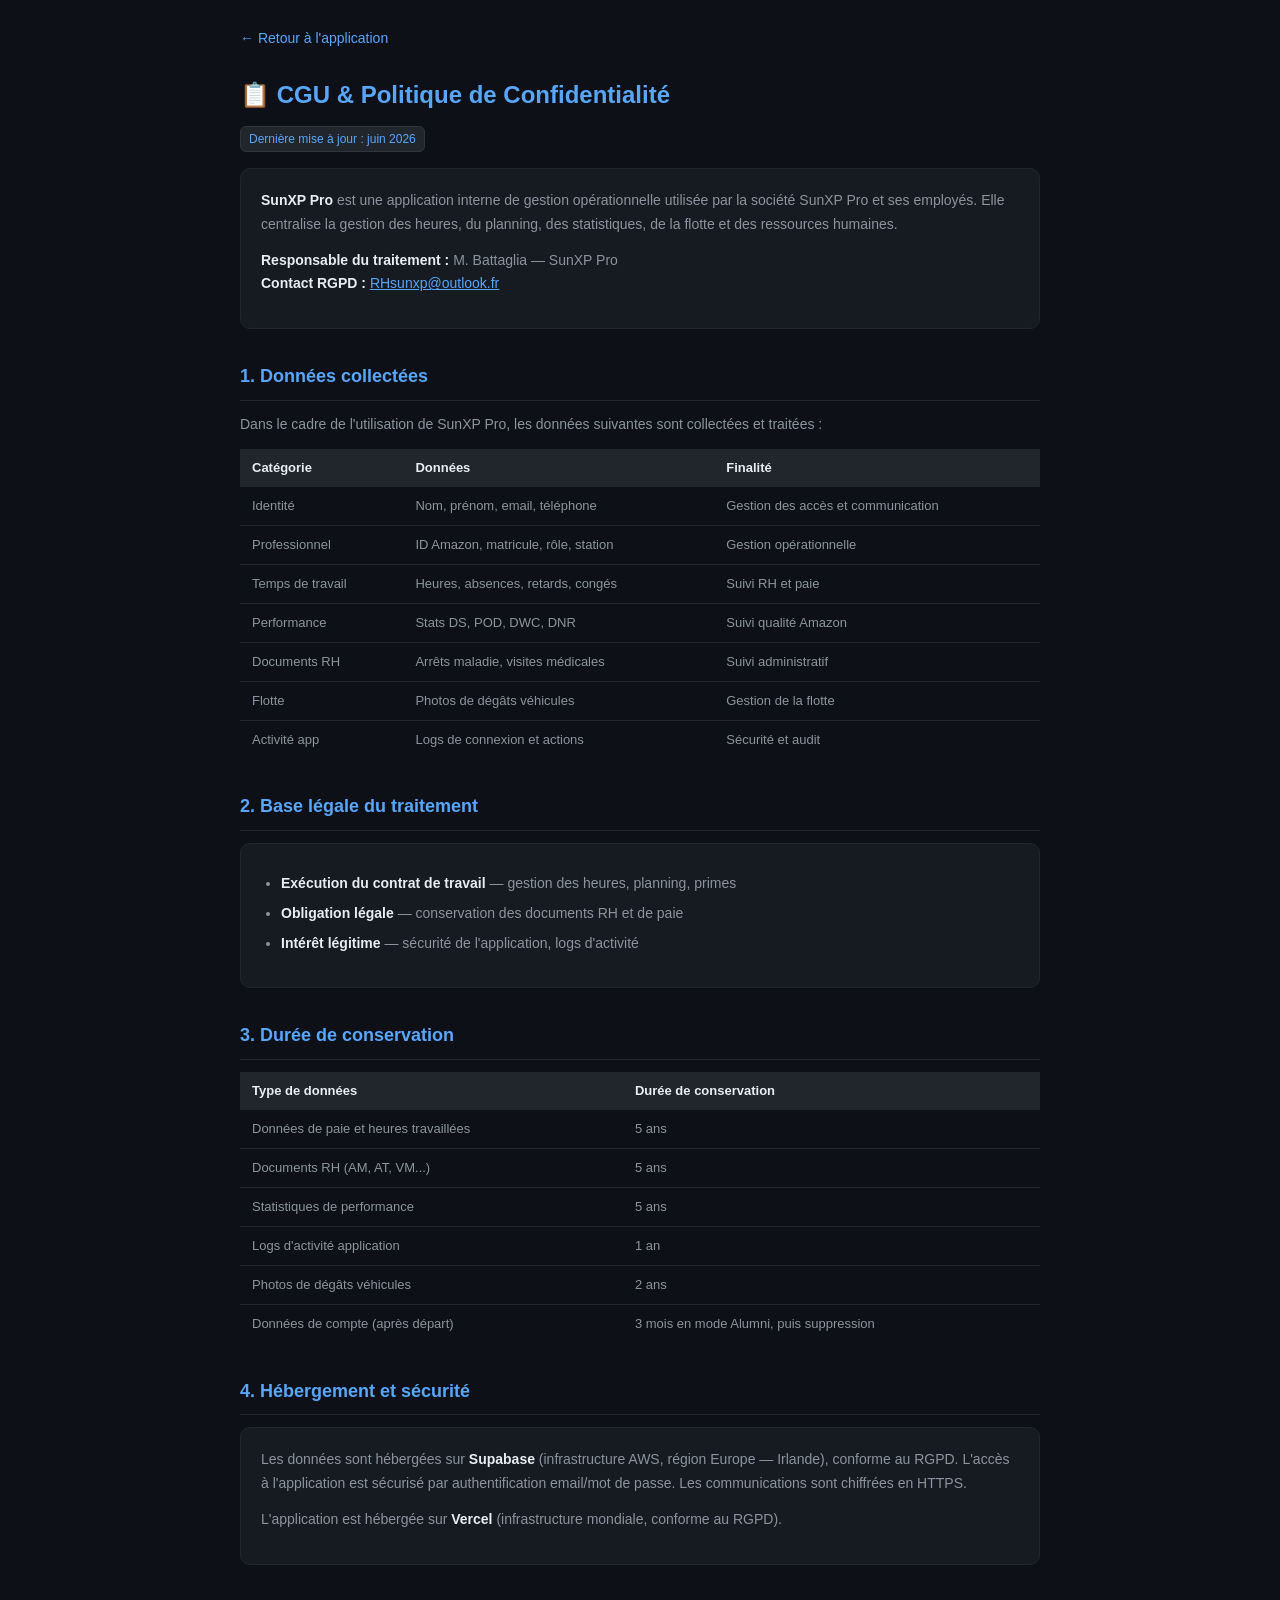
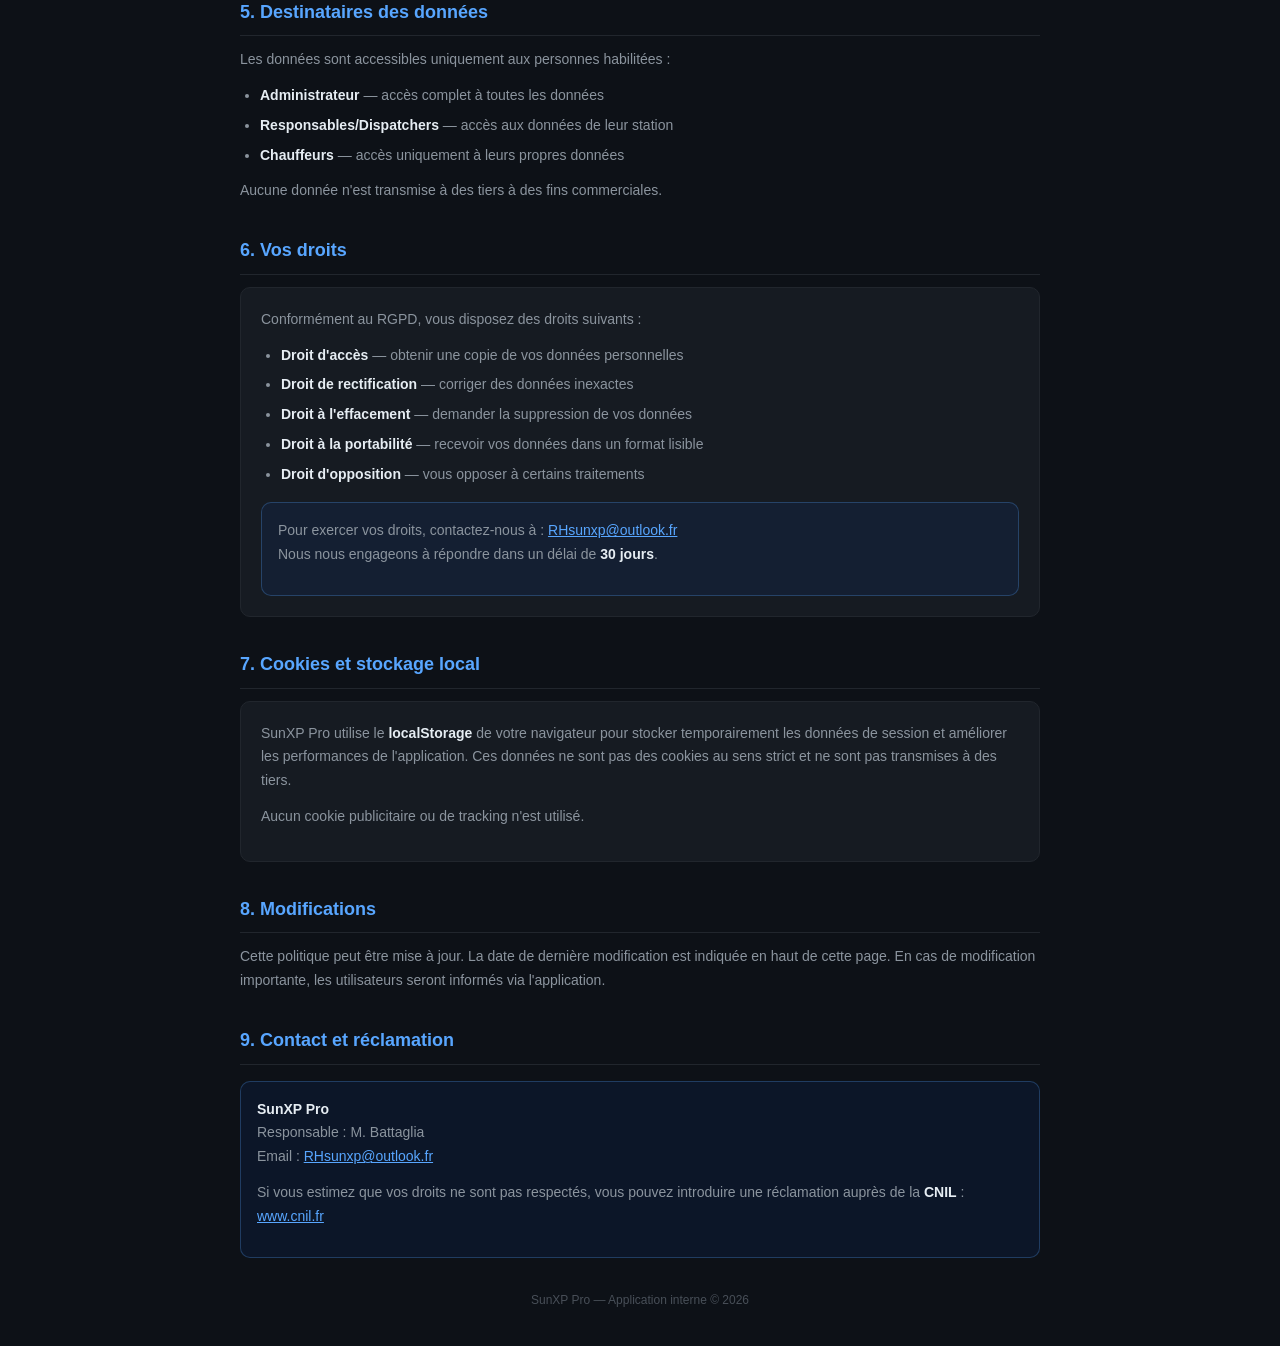
<file: legal.html>
<!DOCTYPE html>
<html lang="fr">
<head>
  <meta charset="UTF-8">
  <meta name="viewport" content="width=device-width, initial-scale=1.0">
  <title>CGU & Confidentialité — SunXP Pro</title>
  <style>
    * { margin: 0; padding: 0; box-sizing: border-box; }
    body { font-family: -apple-system, BlinkMacSystemFont, 'Segoe UI', sans-serif; background: #0d1117; color: #e6edf3; line-height: 1.7; padding: 24px; }
    .container { max-width: 800px; margin: 0 auto; }
    h1 { font-size: 24px; color: #58a6ff; margin-bottom: 8px; }
    h2 { font-size: 18px; color: #58a6ff; margin: 32px 0 12px; border-bottom: 1px solid #21262d; padding-bottom: 8px; }
    h3 { font-size: 15px; color: #e6edf3; margin: 20px 0 8px; }
    p { margin-bottom: 12px; color: #8b949e; font-size: 14px; }
    ul { margin: 8px 0 12px 20px; color: #8b949e; font-size: 14px; }
    li { margin-bottom: 6px; }
    .badge { display: inline-block; background: #21262d; border: 1px solid #30363d; border-radius: 6px; padding: 2px 8px; font-size: 12px; color: #58a6ff; margin-bottom: 16px; }
    .card { background: #161b22; border: 1px solid #21262d; border-radius: 10px; padding: 20px; margin-bottom: 16px; }
    .highlight { color: #e6edf3; font-weight: 600; }
    .back-btn { display: inline-block; margin-bottom: 24px; color: #58a6ff; text-decoration: none; font-size: 14px; }
    .back-btn:hover { text-decoration: underline; }
    .contact-box { background: #0d419d22; border: 1px solid #58a6ff44; border-radius: 10px; padding: 16px; margin-top: 16px; }
    .contact-box a { color: #58a6ff; }
    table { width: 100%; border-collapse: collapse; margin: 12px 0; font-size: 13px; }
    th { background: #21262d; color: #e6edf3; padding: 8px 12px; text-align: left; }
    td { padding: 8px 12px; border-bottom: 1px solid #21262d; color: #8b949e; }
    tr:last-child td { border-bottom: none; }
  </style>
</head>
<body>
  <div class="container">
    <a href="javascript:history.back()" class="back-btn">← Retour à l'application</a>

    <h1>📋 CGU & Politique de Confidentialité</h1>
    <span class="badge">Dernière mise à jour : juin 2026</span>

    <div class="card">
      <p><span class="highlight">SunXP Pro</span> est une application interne de gestion opérationnelle utilisée par la société SunXP Pro et ses employés. Elle centralise la gestion des heures, du planning, des statistiques, de la flotte et des ressources humaines.</p>
      <p><span class="highlight">Responsable du traitement :</span> M. Battaglia — SunXP Pro<br>
      <span class="highlight">Contact RGPD :</span> <a href="mailto:RHsunxp@outlook.fr" style="color:#58a6ff;">RHsunxp@outlook.fr</a></p>
    </div>

    <h2>1. Données collectées</h2>
    <p>Dans le cadre de l'utilisation de SunXP Pro, les données suivantes sont collectées et traitées :</p>

    <table>
      <tr><th>Catégorie</th><th>Données</th><th>Finalité</th></tr>
      <tr><td>Identité</td><td>Nom, prénom, email, téléphone</td><td>Gestion des accès et communication</td></tr>
      <tr><td>Professionnel</td><td>ID Amazon, matricule, rôle, station</td><td>Gestion opérationnelle</td></tr>
      <tr><td>Temps de travail</td><td>Heures, absences, retards, congés</td><td>Suivi RH et paie</td></tr>
      <tr><td>Performance</td><td>Stats DS, POD, DWC, DNR</td><td>Suivi qualité Amazon</td></tr>
      <tr><td>Documents RH</td><td>Arrêts maladie, visites médicales</td><td>Suivi administratif</td></tr>
      <tr><td>Flotte</td><td>Photos de dégâts véhicules</td><td>Gestion de la flotte</td></tr>
      <tr><td>Activité app</td><td>Logs de connexion et actions</td><td>Sécurité et audit</td></tr>
    </table>

    <h2>2. Base légale du traitement</h2>
    <div class="card">
      <ul>
        <li><span class="highlight">Exécution du contrat de travail</span> — gestion des heures, planning, primes</li>
        <li><span class="highlight">Obligation légale</span> — conservation des documents RH et de paie</li>
        <li><span class="highlight">Intérêt légitime</span> — sécurité de l'application, logs d'activité</li>
      </ul>
    </div>

    <h2>3. Durée de conservation</h2>
    <table>
      <tr><th>Type de données</th><th>Durée de conservation</th></tr>
      <tr><td>Données de paie et heures travaillées</td><td>5 ans</td></tr>
      <tr><td>Documents RH (AM, AT, VM...)</td><td>5 ans</td></tr>
      <tr><td>Statistiques de performance</td><td>5 ans</td></tr>
      <tr><td>Logs d'activité application</td><td>1 an</td></tr>
      <tr><td>Photos de dégâts véhicules</td><td>2 ans</td></tr>
      <tr><td>Données de compte (après départ)</td><td>3 mois en mode Alumni, puis suppression</td></tr>
    </table>

    <h2>4. Hébergement et sécurité</h2>
    <div class="card">
      <p>Les données sont hébergées sur <span class="highlight">Supabase</span> (infrastructure AWS, région Europe — Irlande), conforme au RGPD. L'accès à l'application est sécurisé par authentification email/mot de passe. Les communications sont chiffrées en HTTPS.</p>
      <p>L'application est hébergée sur <span class="highlight">Vercel</span> (infrastructure mondiale, conforme au RGPD).</p>
    </div>

    <h2>5. Destinataires des données</h2>
    <p>Les données sont accessibles uniquement aux personnes habilitées :</p>
    <ul>
      <li><span class="highlight">Administrateur</span> — accès complet à toutes les données</li>
      <li><span class="highlight">Responsables/Dispatchers</span> — accès aux données de leur station</li>
      <li><span class="highlight">Chauffeurs</span> — accès uniquement à leurs propres données</li>
    </ul>
    <p>Aucune donnée n'est transmise à des tiers à des fins commerciales.</p>

    <h2>6. Vos droits</h2>
    <div class="card">
      <p>Conformément au RGPD, vous disposez des droits suivants :</p>
      <ul>
        <li><span class="highlight">Droit d'accès</span> — obtenir une copie de vos données personnelles</li>
        <li><span class="highlight">Droit de rectification</span> — corriger des données inexactes</li>
        <li><span class="highlight">Droit à l'effacement</span> — demander la suppression de vos données</li>
        <li><span class="highlight">Droit à la portabilité</span> — recevoir vos données dans un format lisible</li>
        <li><span class="highlight">Droit d'opposition</span> — vous opposer à certains traitements</li>
      </ul>
      <div class="contact-box">
        <p>Pour exercer vos droits, contactez-nous à : <a href="mailto:RHsunxp@outlook.fr">RHsunxp@outlook.fr</a><br>
        Nous nous engageons à répondre dans un délai de <span class="highlight">30 jours</span>.</p>
      </div>
    </div>

    <h2>7. Cookies et stockage local</h2>
    <div class="card">
      <p>SunXP Pro utilise le <span class="highlight">localStorage</span> de votre navigateur pour stocker temporairement les données de session et améliorer les performances de l'application. Ces données ne sont pas des cookies au sens strict et ne sont pas transmises à des tiers.</p>
      <p>Aucun cookie publicitaire ou de tracking n'est utilisé.</p>
    </div>

    <h2>8. Modifications</h2>
    <p>Cette politique peut être mise à jour. La date de dernière modification est indiquée en haut de cette page. En cas de modification importante, les utilisateurs seront informés via l'application.</p>

    <h2>9. Contact et réclamation</h2>
    <div class="contact-box">
      <p><span class="highlight">SunXP Pro</span><br>
      Responsable : M. Battaglia<br>
      Email : <a href="mailto:RHsunxp@outlook.fr">RHsunxp@outlook.fr</a></p>
      <p style="margin-top:12px;">Si vous estimez que vos droits ne sont pas respectés, vous pouvez introduire une réclamation auprès de la <span class="highlight">CNIL</span> : <a href="https://www.cnil.fr" target="_blank" style="color:#58a6ff;">www.cnil.fr</a></p>
    </div>

    <p style="margin-top:32px;font-size:12px;color:#484f58;text-align:center;">SunXP Pro — Application interne © 2026</p>
  </div>
</body>
</html>
</file>
